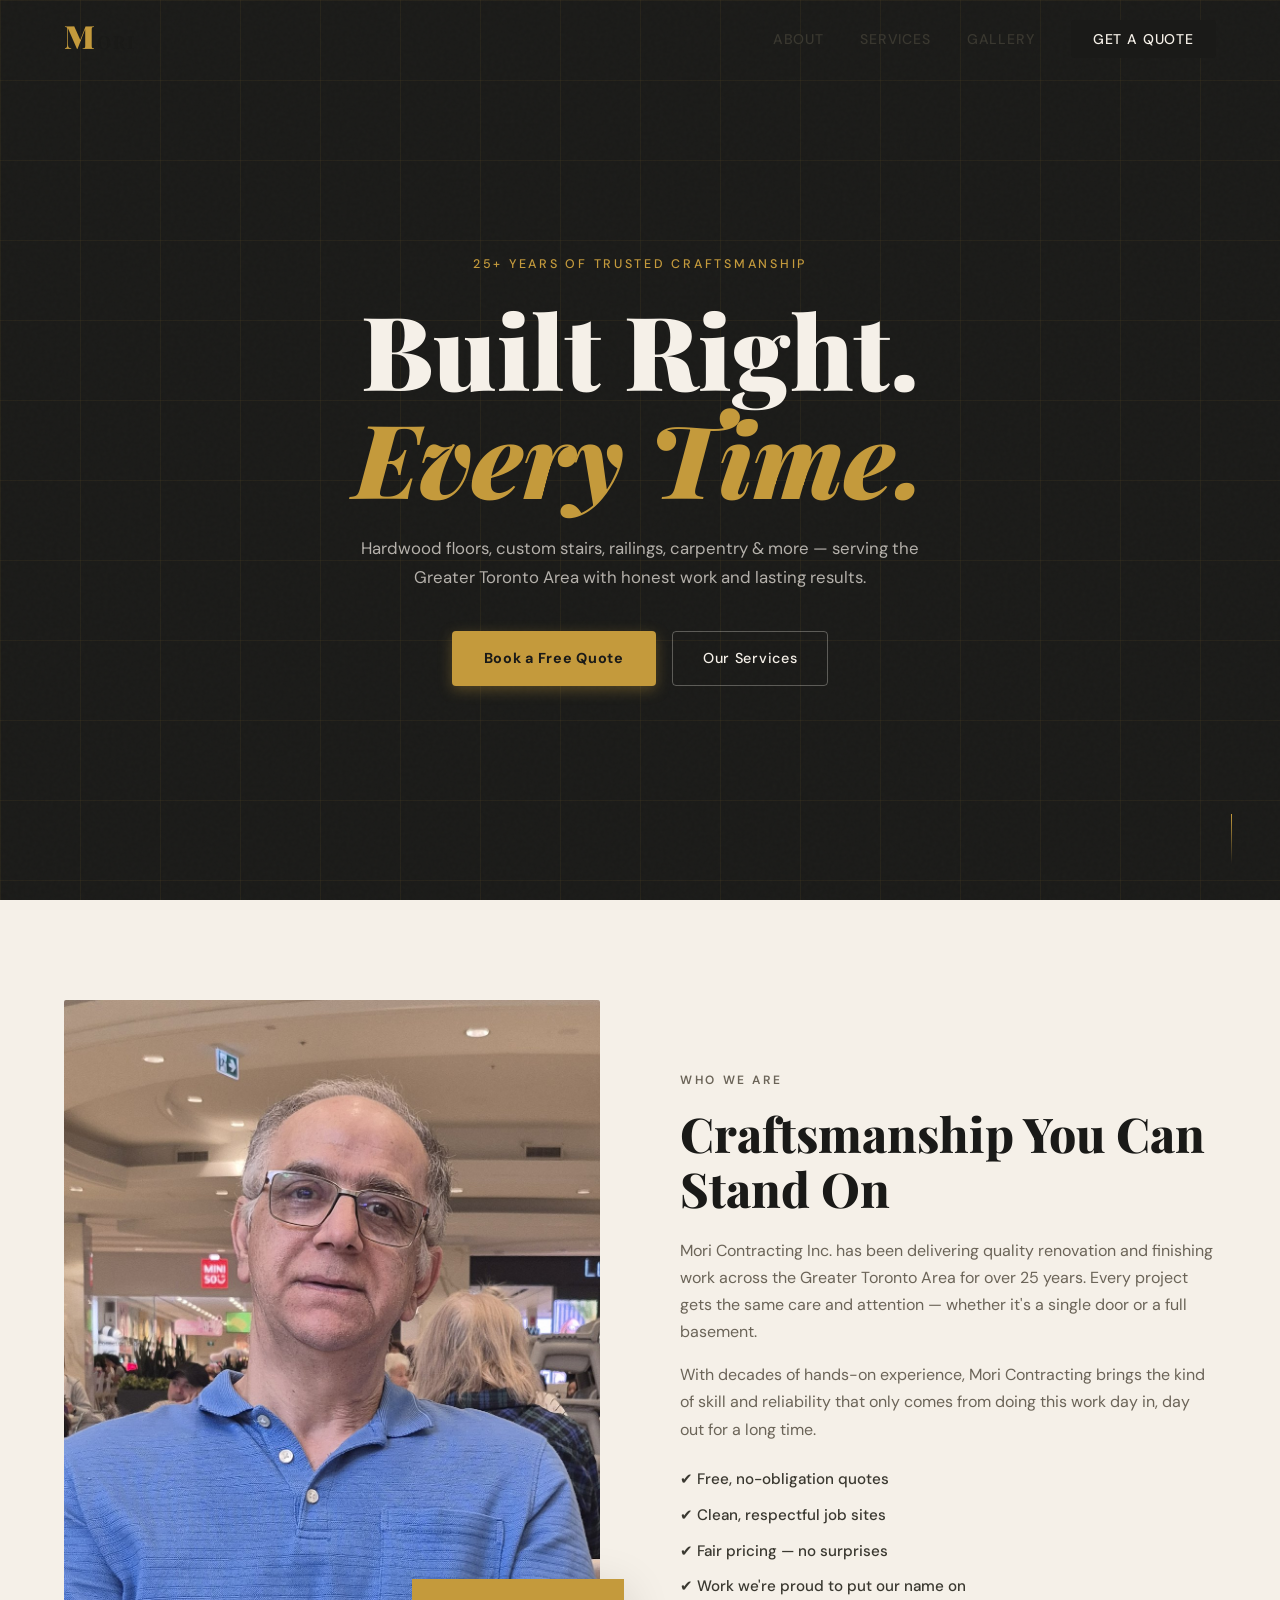
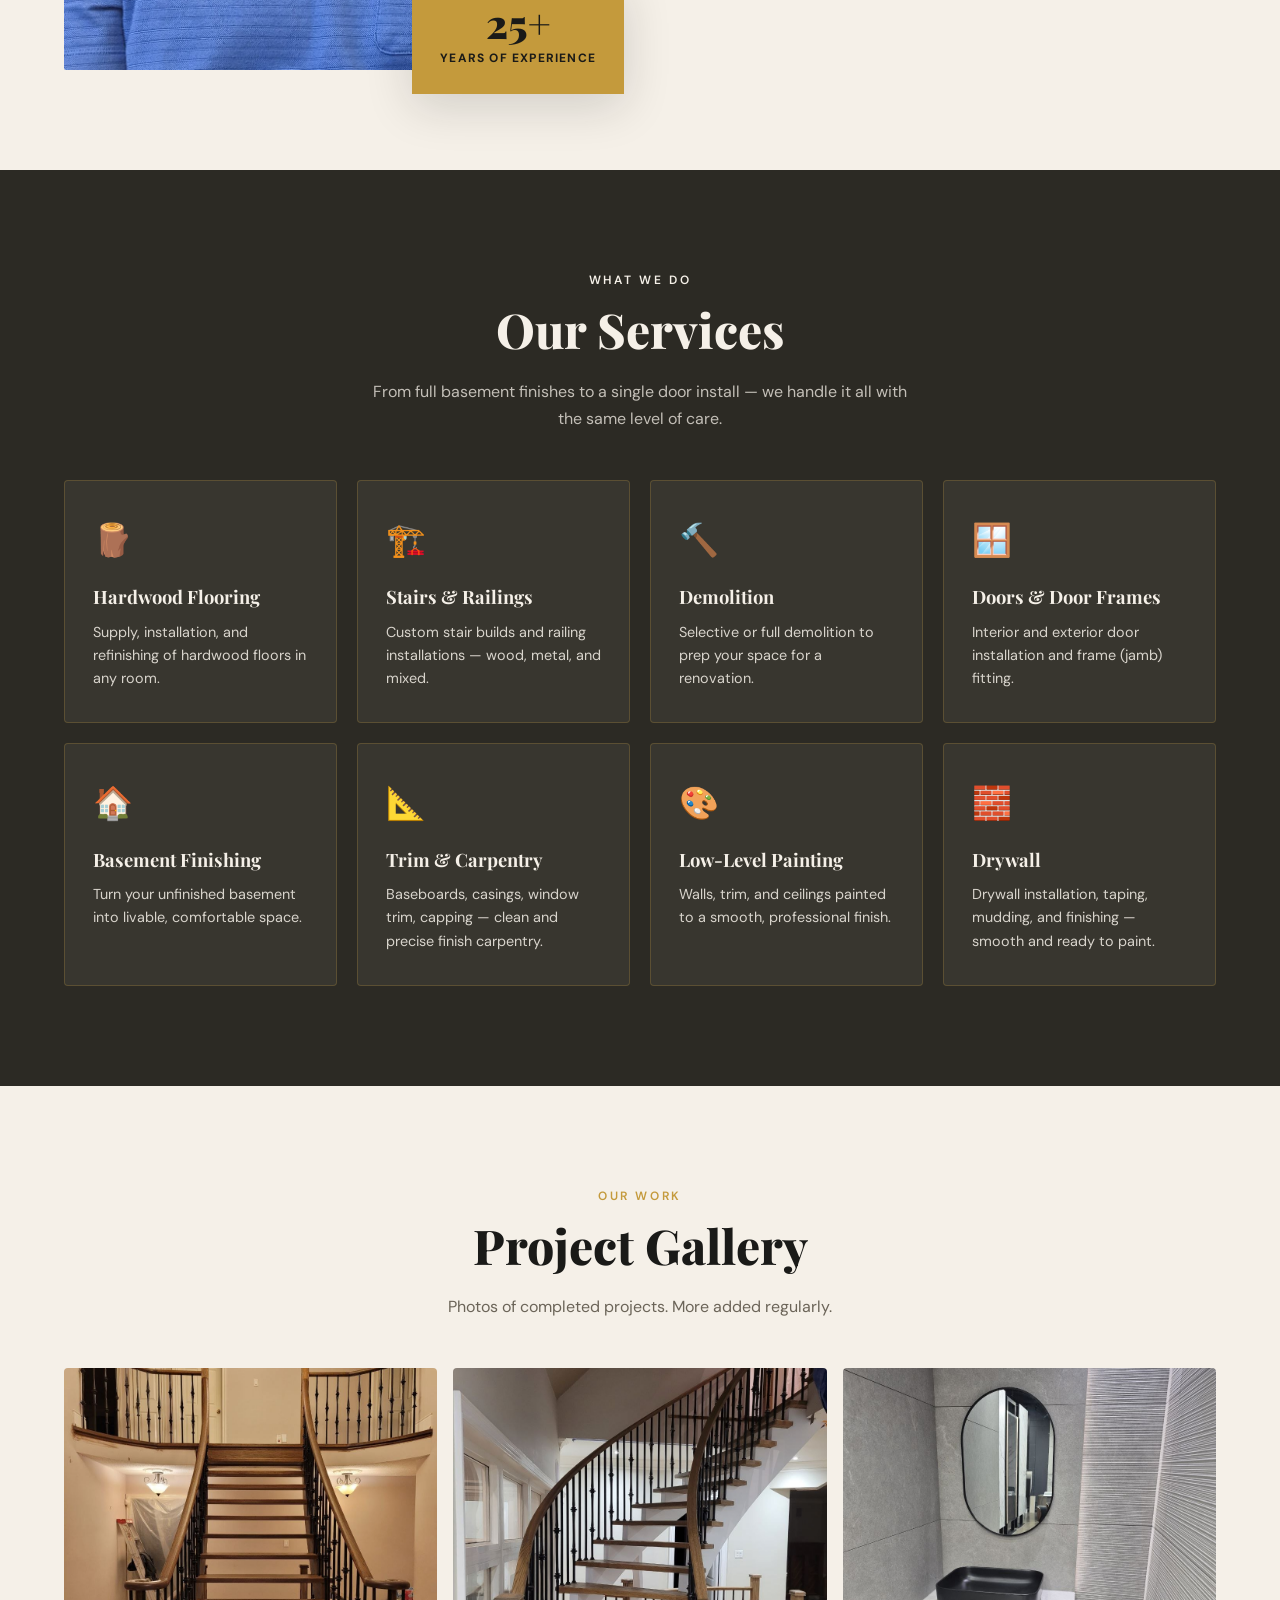
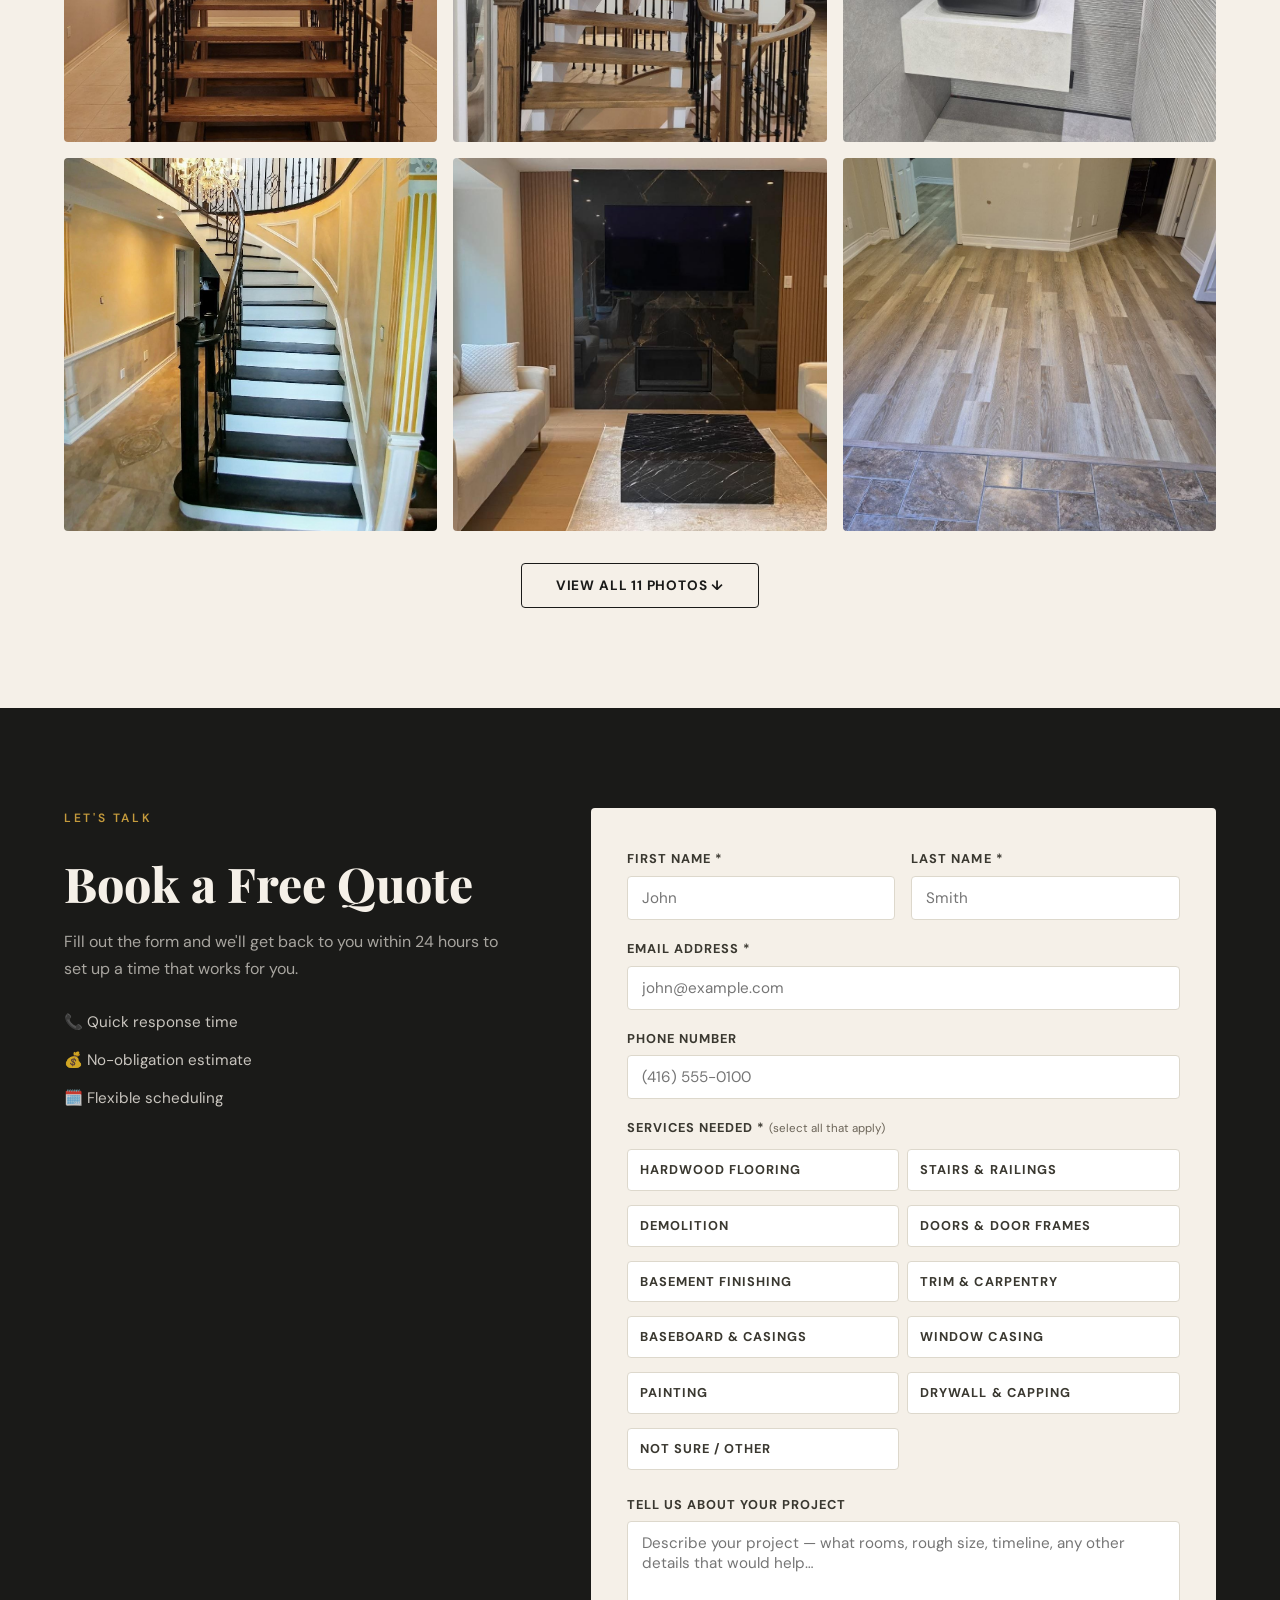
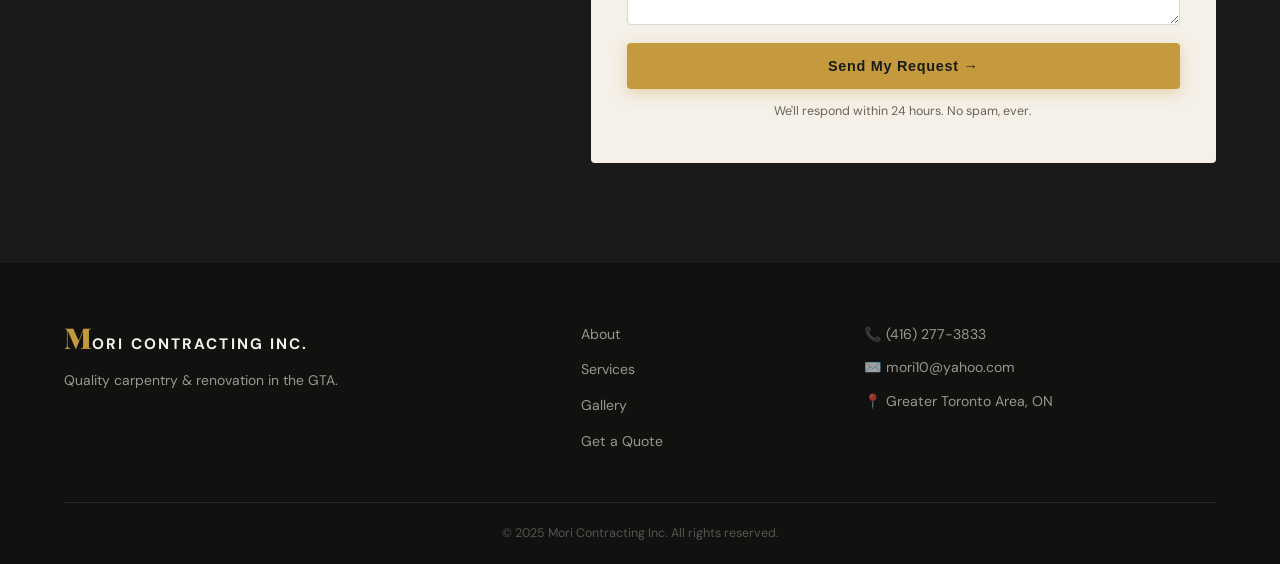
<file: index.html>
<!DOCTYPE html>
<html lang="en">
<head>
  <meta charset="UTF-8" />
  <meta name="viewport" content="width=device-width, initial-scale=1.0" />
  <title>Mori Contracting Inc. — Quality Craftsmanship</title>
  <style>
/* =============================================
   MORI CONTRACTING INC. — STYLESHEET
   ============================================= */

:root {
  --cream: #F5F0E8;
  --dark: #1A1A18;
  --warm: #2C2A24;
  --gold: #C49A3C;
  --gold-light: #E8C06A;
  --rust: #8B4A2A;
  --text: #3A3830;
  --text-light: #6B6458;
  --white: #FFFFFF;
  --border: #DDD8CC;
  --card-bg: #FAF7F2;
  --shadow: 0 4px 24px rgba(26,26,24,0.10);
  --shadow-lg: 0 12px 48px rgba(26,26,24,0.16);
  --radius: 4px;
  --font-display: 'Playfair Display', Georgia, serif;
  --font-body: 'DM Sans', sans-serif;
}

*, *::before, *::after { box-sizing: border-box; margin: 0; padding: 0; }

html { scroll-behavior: smooth; }

body {
  font-family: var(--font-body);
  background: var(--cream);
  color: var(--text);
  line-height: 1.7;
  overflow-x: hidden;
}

img { max-width: 100%; display: block; }
a { color: inherit; text-decoration: none; }

.container {
  width: 90%;
  max-width: 1160px;
  margin: 0 auto;
}

/* ---- NAV ---- */
#navbar {
  position: fixed; top: 0; left: 0; right: 0;
  z-index: 100;
  transition: background 0.3s, box-shadow 0.3s;
}
#navbar.scrolled {
  background: rgba(245, 240, 232, 0.97);
  box-shadow: 0 2px 16px rgba(26,26,24,0.10);
  backdrop-filter: blur(8px);
}
.nav-inner {
  display: flex; align-items: center; justify-content: space-between;
  width: 90%; max-width: 1160px; margin: 0 auto;
  padding: 20px 0;
}
.logo {
  display: flex; align-items: baseline; gap: 2px;
  font-family: var(--font-display);
}
.logo-m {
  font-size: 2rem; font-weight: 900; color: var(--gold);
  line-height: 1;
}
.logo-text {
  font-size: 1.1rem; font-weight: 700; letter-spacing: 0.12em;
  color: var(--dark); text-transform: uppercase;
}
.logo-sub { display: none; }
.nav-links {
  list-style: none; display: flex; align-items: center; gap: 36px;
}
.nav-links a {
  font-size: 0.88rem; font-weight: 500; letter-spacing: 0.06em;
  text-transform: uppercase; color: var(--text);
  transition: color 0.2s;
}
.nav-links a:hover { color: var(--gold); }
.nav-cta {
  background: var(--dark) !important; color: var(--cream) !important;
  padding: 10px 22px !important; border-radius: var(--radius);
  transition: background 0.2s !important;
}
.nav-cta:hover { background: var(--gold) !important; color: var(--dark) !important; }

.hamburger {
  display: none; flex-direction: column; gap: 5px;
  background: none; border: none; cursor: pointer; padding: 4px;
}
.hamburger span {
  display: block; width: 24px; height: 2px; background: var(--dark);
  transition: all 0.3s;
}
.hamburger.open span:nth-child(1) { transform: translateY(7px) rotate(45deg); }
.hamburger.open span:nth-child(2) { opacity: 0; }
.hamburger.open span:nth-child(3) { transform: translateY(-7px) rotate(-45deg); }

/* ---- HERO ---- */
#hero {
  min-height: 100vh;
  display: flex; align-items: center; justify-content: center;
  position: relative; overflow: hidden;
  background: var(--dark);
  padding: 120px 20px 80px;
}
.hero-bg { position: absolute; inset: 0; pointer-events: none; }
.hero-grain {
  position: absolute; inset: 0;
  background-image: url("data:image/svg+xml,%3Csvg viewBox='0 0 256 256' xmlns='http://www.w3.org/2000/svg'%3E%3Cfilter id='noise'%3E%3CfeTurbulence type='fractalNoise' baseFrequency='0.9' numOctaves='4' stitchTiles='stitch'/%3E%3C/filter%3E%3Crect width='100%25' height='100%25' filter='url(%23noise)' opacity='0.04'/%3E%3C/svg%3E");
  opacity: 0.5;
}
.hero-lines {
  position: absolute; inset: 0;
  background-image:
    linear-gradient(to right, rgba(196,154,60,0.07) 1px, transparent 1px),
    linear-gradient(to bottom, rgba(196,154,60,0.07) 1px, transparent 1px);
  background-size: 80px 80px;
}
.hero-content { position: relative; z-index: 2; text-align: center; max-width: 760px; }
.hero-eyebrow {
  font-size: 0.78rem; letter-spacing: 0.22em; text-transform: uppercase;
  color: var(--gold); font-weight: 500; margin-bottom: 20px;
  opacity: 0; animation: fadeUp 0.8s 0.1s forwards;
}
.hero-title {
  font-family: var(--font-display);
  font-size: clamp(3rem, 8vw, 6.5rem);
  font-weight: 900; color: var(--cream);
  line-height: 1.05; margin-bottom: 24px;
  opacity: 0; animation: fadeUp 0.9s 0.25s forwards;
}
.hero-title em { color: var(--gold); font-style: italic; }
.hero-sub {
  font-size: 1.05rem; color: rgba(245,240,232,0.7);
  max-width: 560px; margin: 0 auto 40px;
  opacity: 0; animation: fadeUp 0.9s 0.4s forwards;
}
.hero-btns {
  display: flex; gap: 16px; justify-content: center; flex-wrap: wrap;
  opacity: 0; animation: fadeUp 0.9s 0.55s forwards;
}
.btn-primary {
  display: inline-block; background: var(--gold); color: var(--dark);
  font-weight: 700; font-size: 0.9rem; letter-spacing: 0.05em;
  padding: 15px 32px; border-radius: var(--radius);
  transition: background 0.2s, transform 0.15s, box-shadow 0.2s;
  border: none; cursor: pointer;
  box-shadow: 0 4px 14px rgba(196,154,60,0.35);
}
.btn-primary:hover {
  background: var(--gold-light);
  transform: translateY(-2px);
  box-shadow: 0 8px 24px rgba(196,154,60,0.4);
}
.btn-ghost {
  display: inline-block; background: transparent; color: var(--cream);
  font-weight: 500; font-size: 0.9rem; letter-spacing: 0.05em;
  padding: 14px 30px; border-radius: var(--radius);
  border: 1.5px solid rgba(245,240,232,0.3);
  transition: border-color 0.2s, color 0.2s;
}
.btn-ghost:hover { border-color: var(--gold); color: var(--gold); }

.scroll-hint {
  position: absolute; bottom: 36px; right: 48px;
  display: flex; flex-direction: column; align-items: center;
  opacity: 0; animation: fadeIn 1s 1.2s forwards;
}
.scroll-line {
  display: block; width: 1.5px; height: 50px;
  background: linear-gradient(to bottom, var(--gold), transparent);
  animation: scrollPulse 2s 1.5s infinite;
}

/* ---- ABOUT ---- */
#about { padding: 100px 0; background: var(--cream); }
.about-grid { display: grid; grid-template-columns: 1fr 1fr; gap: 80px; align-items: center; }
.about-img-wrap { position: relative; }
.about-photo-placeholder {
  width: 100%; aspect-ratio: 4/5; background: #D4CFC5;
  border-radius: 2px; overflow: hidden; position: relative;
}
.about-photo-placeholder img { width: 100%; height: 100%; object-fit: cover; }
.about-photo-placeholder.no-img img { display: none; }
.placeholder-label {
  position: absolute; inset: 0; display: flex; flex-direction: column;
  align-items: center; justify-content: center;
  color: var(--text-light); font-size: 0.85rem; text-align: center; line-height: 1.8;
}
.about-photo-placeholder:not(.no-img) .placeholder-label { display: none; }

.about-accent-box {
  position: absolute; bottom: -24px; right: -24px;
  background: var(--gold); color: var(--dark);
  padding: 24px 28px; text-align: center;
  box-shadow: var(--shadow-lg);
}
.about-accent-box strong {
  display: block; font-family: var(--font-display);
  font-size: 2.5rem; font-weight: 900; line-height: 1;
}
.about-accent-box span {
  font-size: 0.75rem; font-weight: 700; letter-spacing: 0.1em; text-transform: uppercase;
}

.section-eyebrow {
  font-size: 0.75rem; letter-spacing: 0.22em; text-transform: uppercase;
  color: var(--gold); font-weight: 600; margin-bottom: 12px;
}
.section-eyebrow.center { text-align: center; }
.section-title {
  font-family: var(--font-display);
  font-size: clamp(2rem, 4vw, 3rem);
  font-weight: 800; color: var(--dark); line-height: 1.15; margin-bottom: 20px;
}
.section-title.center { text-align: center; }
.section-sub {
  font-size: 1rem; color: var(--text-light); max-width: 540px;
  margin-bottom: 48px;
}
.section-sub.center { margin-left: auto; margin-right: auto; text-align: center; }

.about-text p { color: var(--text-light); margin-bottom: 16px; }
.about-checks { list-style: none; margin-top: 24px; display: flex; flex-direction: column; gap: 10px; }
.about-checks li { font-weight: 500; font-size: 0.95rem; }

/* ---- SERVICES ---- */
#services { padding: 100px 0; background: var(--warm); }
#services .section-eyebrow, #services .section-title { color: var(--cream); }
#services .section-sub { color: rgba(245,240,232,0.75); }

.services-grid {
  display: grid;
  grid-template-columns: repeat(auto-fill, minmax(240px, 1fr));
  gap: 20px;
}
.service-card {
  background: rgba(245,240,232,0.06); border: 1px solid rgba(196,154,60,0.25);
  padding: 32px 28px; border-radius: var(--radius);
  transition: background 0.25s, border-color 0.25s, transform 0.2s;
  cursor: default;
}
.service-card:hover {
  background: rgba(196,154,60,0.12);
  border-color: var(--gold);
  transform: translateY(-3px);
}
.service-icon { font-size: 2rem; margin-bottom: 14px; }
.service-card h3 {
  font-family: var(--font-display); font-size: 1.15rem;
  font-weight: 700; color: var(--cream); margin-bottom: 8px;
}
.service-card p {
  font-size: 0.9rem;
  color: rgba(245,240,232,0.85);
  line-height: 1.6;
}

/* ---- GALLERY ---- */
#gallery { padding: 100px 0; background: var(--cream); }
.gallery-grid { display: grid; grid-template-columns: repeat(3, 1fr); gap: 16px; }
.gallery-item {
  aspect-ratio: 1; overflow: hidden; background: #D4CFC5;
  border-radius: var(--radius); position: relative;
  cursor: pointer;
}
.gallery-item img { width: 100%; height: 100%; object-fit: cover; transition: transform 0.4s; }
.gallery-item:hover img { transform: scale(1.05); }
.gallery-item.empty img { display: none; }
.gallery-empty-label {
  position: absolute; inset: 0; display: none;
  flex-direction: column; align-items: center; justify-content: center;
  color: var(--text-light); font-size: 0.82rem; text-align: center; line-height: 2;
}
.gallery-item.empty .gallery-empty-label { display: flex; }

.gallery-item.extra-photo { display: none; }
.gallery-grid.expanded .gallery-item.extra-photo { display: block; animation: fadeUp 0.5s forwards; }
.gallery-more-wrap { text-align: center; margin-top: 32px; }
.btn-view-more {
  background: transparent; color: var(--dark);
  border: 1.5px solid var(--dark);
  font-family: var(--font-body); font-weight: 700;
  font-size: 0.85rem; letter-spacing: 0.06em; text-transform: uppercase;
  padding: 13px 34px; border-radius: var(--radius);
  cursor: pointer; transition: background 0.2s, color 0.2s, border-color 0.2s;
}
.btn-view-more:hover { background: var(--gold); border-color: var(--gold); color: var(--dark); }
.gallery-item.empty.extra-photo { }


/* ---- QUOTE ---- */
#quote { padding: 100px 0; background: var(--dark); }
.quote-wrapper { display: grid; grid-template-columns: 1fr 1.4fr; gap: 80px; align-items: start; }
.quote-left .section-eyebrow { color: var(--gold); }
.quote-left .section-title { color: var(--cream); margin-bottom: 16px; }
.quote-left p { color: rgba(245,240,232,0.65); margin-bottom: 28px; }
.quote-perks { list-style: none; display: flex; flex-direction: column; gap: 12px; }
.quote-perks li { font-size: 0.95rem; color: rgba(245,240,232,0.8); }

.quote-form { background: var(--cream); padding: 40px 36px; border-radius: var(--radius); }
.form-row { display: grid; grid-template-columns: 1fr 1fr; gap: 16px; }
.form-group { display: flex; flex-direction: column; margin-bottom: 18px; }
.form-group label {
  font-size: 0.8rem; font-weight: 700; letter-spacing: 0.08em;
  text-transform: uppercase; color: var(--text); margin-bottom: 6px;
}
.form-group input,
.form-group select,
.form-group textarea {
  border: 1.5px solid var(--border); background: var(--white);
  padding: 11px 14px; font-family: var(--font-body); font-size: 0.95rem;
  color: var(--text); border-radius: var(--radius);
  transition: border-color 0.2s;
  outline: none;
}
.form-group input:focus,
.form-group select:focus,
.form-group textarea:focus { border-color: var(--gold); }
.form-group textarea { resize: vertical; }

.label-hint { font-size: 0.72rem; font-weight: 400; color: var(--text-light); text-transform: none; letter-spacing: 0; }

.service-checkboxes { display: grid; grid-template-columns: 1fr 1fr; gap: 8px; margin-top: 4px; }
.checkbox-item {
  display: flex; align-items: center; gap: 9px;
  background: var(--white); border: 1.5px solid var(--border);
  padding: 9px 12px; border-radius: var(--radius);
  cursor: pointer; transition: border-color 0.15s, background 0.15s;
  font-size: 0.88rem; font-weight: 400; color: var(--text);
  user-select: none;
}
.checkbox-item:hover { border-color: var(--gold); }
.checkbox-item input[type="checkbox"] { position: absolute; opacity: 0; width: 0; height: 0; }
.checkbox-item:focus-within { border-color: var(--gold); box-shadow: 0 0 0 2px rgba(196,154,60,0.25); }
.checkbox-item.checked { background: #FDF6E8; border-color: var(--gold); font-weight: 500; color: var(--dark); }
.checkbox-item.checked::before { content: '✔'; font-size: 0.7rem; color: var(--gold); min-width: 14px; }
.service-error { display: none; color: #c0392b; font-size: 0.78rem; margin-top: 6px; font-family: var(--font-body); }
.service-error.visible { display: block; }

.btn-primary.full-width { width: 100%; text-align: center; display: block; }
.form-note { font-size: 0.78rem; color: var(--text-light); text-align: center; margin-top: 12px; }
.form-success { display: none; text-align: center; margin-top: 16px; color: #2E7D32; font-weight: 600; font-size: 0.95rem; }

/* ---- FOOTER ---- */
#footer { background: #111110; color: rgba(245,240,232,0.6); padding: 60px 0 0; }
.footer-inner {
  display: grid; grid-template-columns: 2fr 1fr 1.5fr; gap: 48px;
  padding-bottom: 48px; border-bottom: 1px solid rgba(255,255,255,0.08);
}
.footer-brand .logo-m { font-size: 1.8rem; color: var(--gold); font-family: var(--font-display); font-weight: 900; }
.footer-brand .logo-text { font-size: 0.95rem; font-weight: 700; letter-spacing: 0.14em; color: var(--cream); }
.footer-brand p { font-size: 0.87rem; margin-top: 12px; }

.footer-links { display: flex; flex-direction: column; gap: 12px; }
.footer-links a { font-size: 0.88rem; color: rgba(245,240,232,0.6); transition: color 0.2s; }
.footer-links a:hover { color: var(--gold); }

.footer-contact { display: flex; flex-direction: column; gap: 10px; }
.footer-contact p { font-size: 0.88rem; }
.footer-contact a { color: rgba(245,240,232,0.6); transition: color 0.2s; }
.footer-contact a:hover { color: var(--gold); }

.footer-bottom { padding: 20px 0; text-align: center; font-size: 0.78rem; color: rgba(245,240,232,0.3); }

/* ---- ANIMATIONS ---- */
@keyframes fadeUp { from { opacity: 0; transform: translateY(28px); } to { opacity: 1; transform: translateY(0); } }
@keyframes fadeIn { from { opacity: 0; } to { opacity: 1; } }
@keyframes scrollPulse { 0%, 100% { opacity: 1; } 50% { opacity: 0.3; } }

.reveal { opacity: 0; transform: translateY(32px); transition: opacity 0.7s ease, transform 0.7s ease; }
.reveal.visible { opacity: 1; transform: translateY(0); }

/* ---- RESPONSIVE ---- */
@media (max-width: 900px) {
  .about-grid { grid-template-columns: 1fr; gap: 56px; }
  .about-img-wrap { max-width: 480px; margin: 0 auto; }
  .quote-wrapper { grid-template-columns: 1fr; gap: 48px; }
  .gallery-grid { grid-template-columns: repeat(2, 1fr); }
  .footer-inner { grid-template-columns: 1fr 1fr; }
}

@media (max-width: 640px) {
  .nav-links {
    display: none; flex-direction: column; gap: 0;
    position: fixed; top: 0; left: 0; right: 0; bottom: 0;
    background: var(--cream); justify-content: center; align-items: center;
    z-index: 99;
  }
  .nav-links.open { display: flex; }
  .nav-links li { width: 100%; text-align: center; }
  .nav-links a { display: block; padding: 18px; font-size: 1.1rem; }
  .nav-cta { background: var(--dark) !important; color: var(--cream) !important; }
  .hamburger { display: flex; z-index: 101; }
  .gallery-grid { grid-template-columns: 1fr 1fr; }
  .service-checkboxes { grid-template-columns: 1fr; }
  .form-row { grid-template-columns: 1fr; }
  .footer-inner { grid-template-columns: 1fr; gap: 32px; }
  .hero-btns { flex-direction: column; align-items: center; }
  .scroll-hint { display: none; }
}

  </style>
  <link rel="preconnect" href="https://fonts.googleapis.com" />
  <link rel="preconnect" href="https://fonts.gstatic.com" crossorigin />
  <link href="https://fonts.googleapis.com/css2?family=Playfair+Display:wght@400;700;900&family=DM+Sans:wght@300;400;500&display=swap" rel="stylesheet" />
</head>
<body>

  <!-- NAV -->
  <nav id="navbar">
    <div class="nav-inner">
      <a href="#hero" class="logo">
        <span class="logo-m">M</span><span class="logo-text">ORI</span>
        <span class="logo-sub">CONTRACTING INC.</span>
      </a>
      <button class="hamburger" id="hamburger" aria-label="Menu">
        <span></span><span></span><span></span>
      </button>
      <ul class="nav-links" id="nav-links">
        <li><a href="#about">About</a></li>
        <li><a href="#services">Services</a></li>
        <li><a href="#gallery">Gallery</a></li>
        <li><a href="#quote" class="nav-cta">Get a Quote</a></li>
      </ul>
    </div>
  </nav>

  <!-- HERO -->
  <section id="hero">
    <div class="hero-bg">
      <div class="hero-grain"></div>
      <div class="hero-lines"></div>
    </div>
    <div class="hero-content">
      <p class="hero-eyebrow">25+ Years of Trusted Craftsmanship</p>
      <h1 class="hero-title">
        Built Right.<br/>
        <em>Every Time.</em>
      </h1>
      <p class="hero-sub">Hardwood floors, custom stairs, railings, carpentry &amp; more — serving the Greater Toronto Area with honest work and lasting results.</p>
      <div class="hero-btns">
        <a href="#quote" class="btn-primary">Book a Free Quote</a>
        <a href="#services" class="btn-ghost">Our Services</a>
      </div>
    </div>
    <a href="#about" class="scroll-hint" aria-label="Scroll down">
      <span class="scroll-line"></span>
    </a>
  </section>

  <!-- ABOUT -->
  <section id="about">
    <div class="container about-grid">
      <div class="about-img-wrap">
        <div class="about-photo-placeholder">
          <img src="about.jpg" alt="The owner of Mori Contracting Inc., serving the GTA for over 25 years" onerror="this.parentElement.classList.add('no-img')" />
          <div class="placeholder-label">📷 Add your photo here<br/><small>Replace about.jpg</small></div>
        </div>
        <div class="about-accent-box">
          <strong>25+</strong>
          <span>Years of Experience</span>
        </div>
      </div>
      <div class="about-text">
        <p class="section-eyebrow">Who We Are</p>
        <h2 class="section-title">Craftsmanship You Can Stand On</h2>
        <p>Mori Contracting Inc. has been delivering quality renovation and finishing work across the Greater Toronto Area for over 25 years. Every project gets the same care and attention — whether it's a single door or a full basement.</p>
        <p>With decades of hands-on experience, Mori Contracting brings the kind of skill and reliability that only comes from doing this work day in, day out for a long time.</p>
        <ul class="about-checks">
          <li>✔ Free, no-obligation quotes</li>
          <li>✔ Clean, respectful job sites</li>
          <li>✔ Fair pricing — no surprises</li>
          <li>✔ Work we're proud to put our name on</li>
        </ul>
      </div>
    </div>
  </section>

  <!-- SERVICES -->
  <section id="services">
    <div class="container">
      <p class="section-eyebrow center">What We Do</p>
      <h2 class="section-title center">Our Services</h2>
      <p class="section-sub center">From full basement finishes to a single door install — we handle it all with the same level of care.</p>
      <div class="services-grid">
        <div class="service-card">
          <div class="service-icon">🪵</div>
          <h3>Hardwood Flooring</h3>
          <p>Supply, installation, and refinishing of hardwood floors in any room.</p>
        </div>
        <div class="service-card">
          <div class="service-icon">🏗️</div>
          <h3>Stairs &amp; Railings</h3>
          <p>Custom stair builds and railing installations — wood, metal, and mixed.</p>
        </div>
        <div class="service-card">
          <div class="service-icon">🔨</div>
          <h3>Demolition</h3>
          <p>Selective or full demolition to prep your space for a renovation.</p>
        </div>
        <div class="service-card">
          <div class="service-icon">🪟</div>
          <h3>Doors &amp; Door Frames</h3>
          <p>Interior and exterior door installation and frame (jamb) fitting.</p>
        </div>
        <div class="service-card">
          <div class="service-icon">🏠</div>
          <h3>Basement Finishing</h3>
          <p>Turn your unfinished basement into livable, comfortable space.</p>
        </div>
        <div class="service-card">
          <div class="service-icon">📐</div>
          <h3>Trim &amp; Carpentry</h3>
          <p>Baseboards, casings, window trim, capping — clean and precise finish carpentry.</p>
        </div>
        <div class="service-card">
          <div class="service-icon">🎨</div>
          <h3>Low-Level Painting</h3>
          <p>Walls, trim, and ceilings painted to a smooth, professional finish.</p>
        </div>
        <div class="service-card">
          <div class="service-icon">🧱</div>
          <h3>Drywall</h3>
          <p>Drywall installation, taping, mudding, and finishing — smooth and ready to paint.</p>
        </div>
      </div>
    </div>
  </section>

  <!-- GALLERY -->
  <section id="gallery">
    <div class="container">
      <p class="section-eyebrow center">Our Work</p>
      <h2 class="section-title center">Project Gallery</h2>
      <p class="section-sub center">Photos of completed projects. More added regularly.</p>
      <div class="gallery-grid" id="gallery-grid">
        <div class="gallery-item"><img src="photo1.jpg" alt="Custom oak staircase with wrought iron balusters by Mori Contracting" onerror="this.parentElement.classList.add('empty')" /><div class="gallery-empty-label">📷 Add photo<br/><small>photo1.jpg</small></div></div>
        <div class="gallery-item"><img src="photo2.jpg" alt="Curved hardwood staircase with iron railing, Greater Toronto Area" onerror="this.parentElement.classList.add('empty')" /><div class="gallery-empty-label">📷 Add photo<br/><small>photo2.jpg</small></div></div>
        <div class="gallery-item"><img src="photo3.jpg" alt="Modern bathroom vanity and tile work" onerror="this.parentElement.classList.add('empty')" /><div class="gallery-empty-label">📷 Add photo<br/><small>photo3.jpg</small></div></div>
        <div class="gallery-item"><img src="photo4.jpg" alt="Curved staircase with dark stained treads and iron railing" onerror="this.parentElement.classList.add('empty')" /><div class="gallery-empty-label">📷 Add photo<br/><small>photo4.jpg</small></div></div>
        <div class="gallery-item"><img src="photo5.jpg" alt="Living room feature wall with marble and wood slat panelling" onerror="this.parentElement.classList.add('empty')" /><div class="gallery-empty-label">📷 Add photo<br/><small>photo5.jpg</small></div></div>
        <div class="gallery-item"><img src="photo6.jpg" alt="Hardwood flooring installation with tile transition" onerror="this.parentElement.classList.add('empty')" /><div class="gallery-empty-label">📷 Add photo<br/><small>photo6.jpg</small></div></div>
        <div class="gallery-item extra-photo"><img src="photo7.jpg" loading="lazy" alt="Curved oak staircase and railing, overhead view" onerror="this.parentElement.classList.add('empty')" /><div class="gallery-empty-label">📷 Add photo<br/><small>photo7.jpg</small></div></div>
        <div class="gallery-item extra-photo"><img src="photo8.jpg" loading="lazy" alt="Hardwood curved staircase with iron balusters" onerror="this.parentElement.classList.add('empty')" /><div class="gallery-empty-label">📷 Add photo<br/><small>photo8.jpg</small></div></div>
        <div class="gallery-item extra-photo"><img src="photo9.jpg" loading="lazy" alt="Custom oak railings and balusters, second floor landing" onerror="this.parentElement.classList.add('empty')" /><div class="gallery-empty-label">📷 Add photo<br/><small>photo9.jpg</small></div></div>
        <div class="gallery-item extra-photo"><img src="photo10.jpg" loading="lazy" alt="Glass shower enclosure with marble tile" onerror="this.parentElement.classList.add('empty')" /><div class="gallery-empty-label">📷 Add photo<br/><small>photo10.jpg</small></div></div>
        <div class="gallery-item extra-photo"><img src="photo11.jpg" loading="lazy" alt="Vinyl plank flooring with baseboard installation" onerror="this.parentElement.classList.add('empty')" /><div class="gallery-empty-label">📷 Add photo<br/><small>photo11.jpg</small></div></div>
      </div>
      <div class="gallery-more-wrap">
        <button class="btn-view-more" id="btn-view-more">View All 11 Photos ↓</button>
      </div>
    </div>
  </section>

  <!-- QUOTE FORM -->
  <section id="quote">
    <div class="container">
      <div class="quote-wrapper">
        <div class="quote-left">
          <p class="section-eyebrow">Let's Talk</p>
          <h2 class="section-title">Book a Free Quote</h2>
          <p>Fill out the form and we'll get back to you within 24 hours to set up a time that works for you.</p>
          <ul class="quote-perks">
            <li>📞 Quick response time</li>
            <li>💰 No-obligation estimate</li>
            <li>🗓️ Flexible scheduling</li>
          </ul>
        </div>

        <!--
        ============================================================
        HOW TO RECEIVE QUOTE REQUESTS BY EMAIL (free, ~3 minutes):
        ============================================================
        1. Go to https://formspree.io and sign up (free)
        2. Click "New Form", give it a name like "Mori Quote Requests"
        3. Enter your dad's email address
        4. Copy the Form ID shown (looks like: xpzgkwqr)
        5. Replace YOUR_FORM_ID below with that ID
        6. Save and re-upload index.html to GitHub
        Done! Every submission emails your dad instantly.
        ============================================================
        -->
        <form class="quote-form" id="quote-form" action="https://formspree.io/f/xykrkpzp" method="POST">
          <div class="form-row">
            <div class="form-group">
              <label for="fname">First Name *</label>
              <input type="text" id="fname" name="first_name" required placeholder="John" />
            </div>
            <div class="form-group">
              <label for="lname">Last Name *</label>
              <input type="text" id="lname" name="last_name" required placeholder="Smith" />
            </div>
          </div>
          <div class="form-group">
            <label for="email">Email Address *</label>
            <input type="email" id="email" name="email" required placeholder="john@example.com" />
          </div>
          <div class="form-group">
            <label for="phone">Phone Number</label>
            <input type="tel" id="phone" name="phone" placeholder="(416) 555-0100" />
          </div>

          <!-- MULTI-SELECT SERVICES -->
          <div class="form-group">
            <label>Services Needed * <span class="label-hint">(select all that apply)</span></label>
            <div class="service-checkboxes" id="service-checkboxes">
              <label class="checkbox-item"><input type="checkbox" name="services[]" value="Hardwood Flooring" /><span>Hardwood Flooring</span></label>
              <label class="checkbox-item"><input type="checkbox" name="services[]" value="Stairs & Railings" /><span>Stairs &amp; Railings</span></label>
              <label class="checkbox-item"><input type="checkbox" name="services[]" value="Demolition" /><span>Demolition</span></label>
              <label class="checkbox-item"><input type="checkbox" name="services[]" value="Doors & Door Frames" /><span>Doors &amp; Door Frames</span></label>
              <label class="checkbox-item"><input type="checkbox" name="services[]" value="Basement Finishing" /><span>Basement Finishing</span></label>
              <label class="checkbox-item"><input type="checkbox" name="services[]" value="Trim & Carpentry" /><span>Trim &amp; Carpentry</span></label>
              <label class="checkbox-item"><input type="checkbox" name="services[]" value="Baseboard & Casings" /><span>Baseboard &amp; Casings</span></label>
              <label class="checkbox-item"><input type="checkbox" name="services[]" value="Window Casing" /><span>Window Casing</span></label>
              <label class="checkbox-item"><input type="checkbox" name="services[]" value="Painting" /><span>Painting</span></label>
              <label class="checkbox-item"><input type="checkbox" name="services[]" value="Drywall & Capping" /><span>Drywall &amp; Capping</span></label>
              <label class="checkbox-item"><input type="checkbox" name="services[]" value="Not Sure" /><span>Not Sure / Other</span></label>
            </div>
            <p class="service-error" id="service-error">Please select at least one service.</p>
          </div>

          <div class="form-group">
            <label for="message">Tell Us About Your Project</label>
            <textarea id="message" name="message" rows="4" placeholder="Describe your project — what rooms, rough size, timeline, any other details that would help…"></textarea>
          </div>
          <button type="submit" class="btn-primary full-width">Send My Request →</button>
          <p class="form-note">We'll respond within 24 hours. No spam, ever.</p>
          <div class="form-success" id="form-success">
            ✅ Thanks! We'll be in touch shortly.
          </div>
        </form>
      </div>
    </div>
  </section>

  <!-- FOOTER -->
  <footer id="footer">
    <div class="container footer-inner">
      <div class="footer-brand">
        <span class="logo-m">M</span><span class="logo-text">ORI CONTRACTING INC.</span>
        <p>Quality carpentry &amp; renovation in the GTA.</p>
      </div>
      <div class="footer-links">
        <a href="#about">About</a>
        <a href="#services">Services</a>
        <a href="#gallery">Gallery</a>
        <a href="#quote">Get a Quote</a>
      </div>
      <div class="footer-contact">
        <!-- REPLACE with real contact info -->
        <p>📞 <a href="tel:+14162773833">(416) 277-3833</a></p>
        <p>✉️ <a href="mailto:mori10@yahoo.com">mori10@yahoo.com</a></p>
        <p>📍 Greater Toronto Area, ON</p>
      </div>
    </div>
    <div class="footer-bottom">
      <p>© 2025 Mori Contracting Inc. All rights reserved.</p>
    </div>
  </footer>

  <script>
// =============================================
// MORI CONTRACTING INC. — MAIN JS
// =============================================

// --- Sticky Nav ---
const navbar = document.getElementById('navbar');
window.addEventListener('scroll', () => {
  navbar.classList.toggle('scrolled', window.scrollY > 60);
});

// --- Mobile Menu ---
const hamburger = document.getElementById('hamburger');
const navLinks  = document.getElementById('nav-links');

hamburger.addEventListener('click', () => {
  hamburger.classList.toggle('open');
  navLinks.classList.toggle('open');
  document.body.style.overflow = navLinks.classList.contains('open') ? 'hidden' : '';
});

navLinks.querySelectorAll('a').forEach(link => {
  link.addEventListener('click', () => {
    hamburger.classList.remove('open');
    navLinks.classList.remove('open');
    document.body.style.overflow = '';
  });
});

// --- Multi-select Service Checkboxes ---
// Listen on the checkbox itself. Clicking the <label> forwards to the checkbox
// natively, so 'change' fires exactly once per click.
document.querySelectorAll('.checkbox-item input[type="checkbox"]').forEach(cb => {
  cb.addEventListener('change', () => {
    const item = cb.closest('.checkbox-item');
    item.classList.toggle('checked', cb.checked);
    const err = document.getElementById('service-error');
    if (err) err.classList.remove('visible');
  });
});


// --- Gallery: show/hide extra photos ---
const btnViewMore = document.getElementById('btn-view-more');
const galleryGrid = document.getElementById('gallery-grid');
if (btnViewMore && galleryGrid) {
  btnViewMore.addEventListener('click', () => {
    const expanded = galleryGrid.classList.toggle('expanded');
    btnViewMore.textContent = expanded ? 'Show Less ↑' : 'View All 11 Photos ↓';
    if (!expanded) {
      document.getElementById('gallery').scrollIntoView({ behavior: 'smooth', block: 'start' });
    }
  });
}

// --- Scroll Reveal ---
const revealEls = document.querySelectorAll(
  '#about .about-grid, #services .service-card, .quote-wrapper, .section-eyebrow, .section-title, .section-sub'
);
revealEls.forEach(el => el.classList.add('reveal'));
const observer = new IntersectionObserver((entries) => {
  entries.forEach(entry => {
    if (entry.isIntersecting) {
      entry.target.classList.add('visible');
      observer.unobserve(entry.target);
    }
  });
}, { threshold: 0.12 });
revealEls.forEach(el => observer.observe(el));

// --- Quote Form Submit ---
const form = document.getElementById('quote-form');
const successMsg = document.getElementById('form-success');
const serviceError = document.getElementById('service-error');

form.addEventListener('submit', async (e) => {
  e.preventDefault();

  const checked = form.querySelectorAll('.checkbox-item input[type="checkbox"]:checked');
  if (checked.length === 0) {
    serviceError.classList.add('visible');
    serviceError.scrollIntoView({ behavior: 'smooth', block: 'center' });
    return;
  }

  const action = form.getAttribute('action');

  if (action.includes('YOUR_FORM_ID')) {
    successMsg.style.display = 'block';
    successMsg.textContent = '✅ Form works! Connect Formspree (see README) to receive emails.';
    form.reset();
    form.querySelectorAll('.checkbox-item').forEach(i => i.classList.remove('checked'));
    form.querySelectorAll('.checkbox-item input[type="checkbox"]').forEach(c => c.checked = false);
    return;
  }

  const data = new FormData(form);
  try {
    const res = await fetch(action, {
      method: 'POST', body: data,
      headers: { 'Accept': 'application/json' }
    });
    if (res.ok) {
      successMsg.style.display = 'block';
      successMsg.textContent = "✅ Thanks! We'll get back to you within 24 hours.";
      form.reset();
      form.querySelectorAll('.checkbox-item').forEach(i => i.classList.remove('checked'));
    form.querySelectorAll('.checkbox-item input[type="checkbox"]').forEach(c => c.checked = false);
      form.querySelectorAll('input, select, textarea, button').forEach(el => el.disabled = true);
    } else {
      throw new Error();
    }
  } catch {
    alert('Something went wrong. Please call us directly!');
  }
});

// --- Smooth scroll ---
document.querySelectorAll('a[href^="#"]').forEach(anchor => {
  anchor.addEventListener('click', function (e) {
    const target = document.querySelector(this.getAttribute('href'));
    if (target) {
      e.preventDefault();
      const top = target.getBoundingClientRect().top + window.scrollY - navbar.offsetHeight - 12;
      window.scrollTo({ top, behavior: 'smooth' });
    }
  });
});

  </script>
</body>
</html>
</file>
